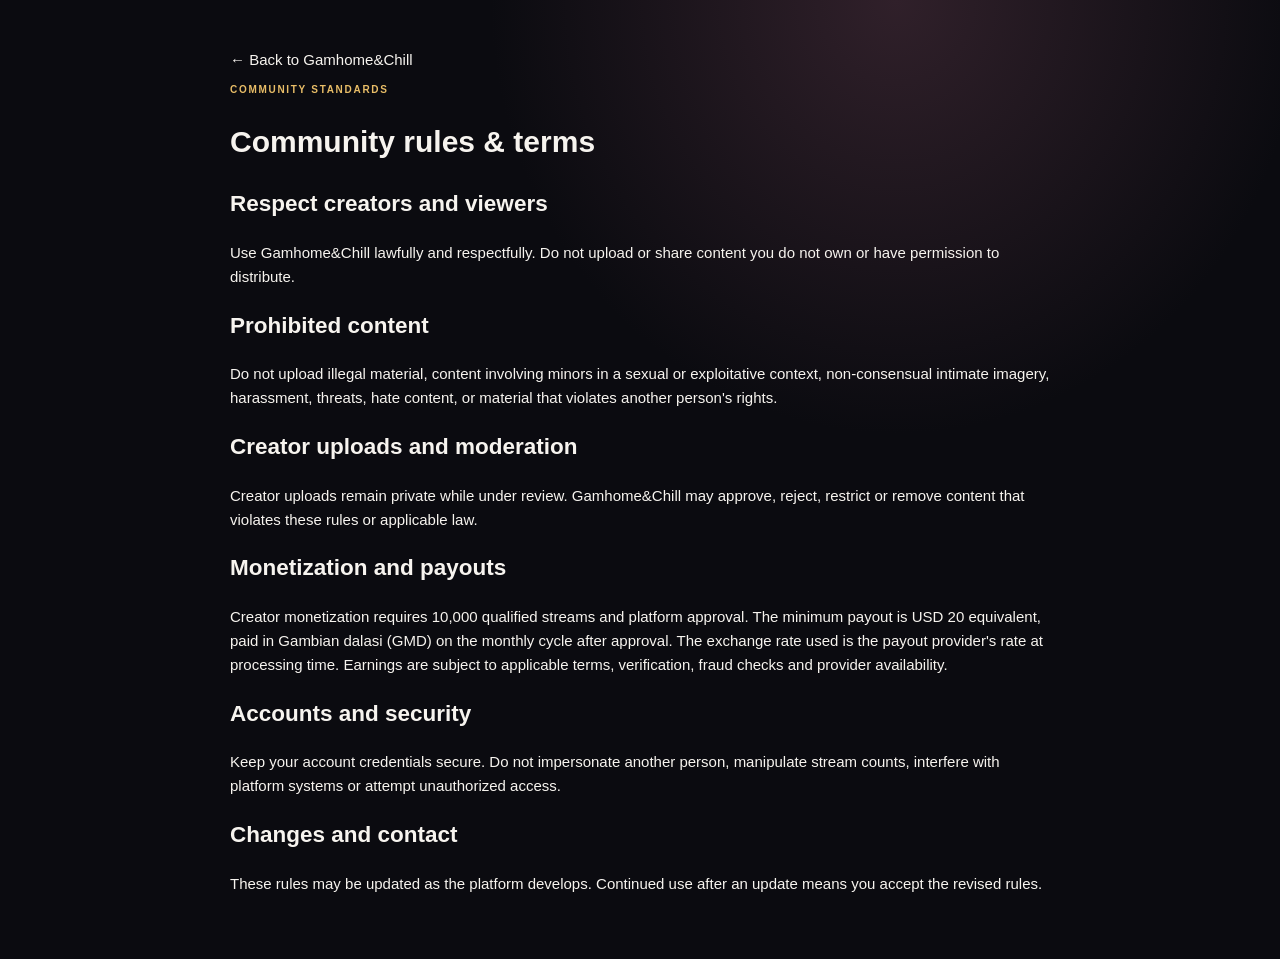
<file: legal.html>
<!doctype html>
<html lang="en"><head><meta charset="utf-8"><meta name="viewport" content="width=device-width,initial-scale=1"><title>Community Rules — Gamhome&Chill</title><link rel="stylesheet" href="styles.css"></head>
<body><main class="wrap" style="max-width:820px;padding:48px 0"><a href="index.html">← Back to Gamhome&Chill</a><p class="eyebrow">COMMUNITY STANDARDS</p><h1>Community rules & terms</h1>
<h2>Respect creators and viewers</h2><p>Use Gamhome&Chill lawfully and respectfully. Do not upload or share content you do not own or have permission to distribute.</p>
<h2>Prohibited content</h2><p>Do not upload illegal material, content involving minors in a sexual or exploitative context, non-consensual intimate imagery, harassment, threats, hate content, or material that violates another person's rights.</p>
<h2>Creator uploads and moderation</h2><p>Creator uploads remain private while under review. Gamhome&Chill may approve, reject, restrict or remove content that violates these rules or applicable law.</p>
<h2>Monetization and payouts</h2><p>Creator monetization requires 10,000 qualified streams and platform approval. The minimum payout is USD 20 equivalent, paid in Gambian dalasi (GMD) on the monthly cycle after approval. The exchange rate used is the payout provider's rate at processing time. Earnings are subject to applicable terms, verification, fraud checks and provider availability.</p>
<h2>Accounts and security</h2><p>Keep your account credentials secure. Do not impersonate another person, manipulate stream counts, interfere with platform systems or attempt unauthorized access.</p>
<h2>Changes and contact</h2><p>These rules may be updated as the platform develops. Continued use after an update means you accept the revised rules.</p>
</main></body></html>
</file>
<file: styles.css>
*{box-sizing:border-box} :root{--bg:#0b0b10;--panel:#171720;--line:#34323b;--gold:#e8bd67;--gold2:#ffe2a4;--text:#f7f4ef;--muted:#aaa6b1}html{scroll-behavior:smooth}body{margin:0;background:radial-gradient(ellipse at 70% 0%,#30202a,transparent 32%),var(--bg);color:var(--text);font:15px/1.6 "DM Sans",Arial,sans-serif}a{color:inherit;text-decoration:none}button,input,textarea,select{font:inherit}button{cursor:pointer}.hidden{display:none!important}.wrap{width:min(1160px,calc(100% - 40px));margin:auto}.topbar{height:74px;position:sticky;top:0;z-index:10;display:flex;align-items:center;justify-content:space-between;gap:22px;padding:0 max(20px,calc((100% - 1300px)/2));background:#0b0b10ed;border-bottom:1px solid #ffffff16;backdrop-filter:blur(15px)}.brand{display:flex;align-items:center;gap:9px;font:800 14px Manrope,sans-serif;letter-spacing:.04em;white-space:nowrap}.brand-icon{width:37px;height:37px;display:grid;place-items:center;border-radius:11px;background:linear-gradient(145deg,#f3cc78,#a46b32);color:#161108;font-size:17px}.brand-icon span{color:#fff}.gold{color:var(--gold)}nav{display:flex;gap:25px;color:#c6c1c9;font-size:12px}.actions{display:flex;align-items:center;gap:8px}.search{width:220px}.search input{width:100%;background:#171720;border:1px solid var(--line);border-radius:22px;padding:9px 13px;color:white;font-size:11px}.btn{border:1px solid transparent;border-radius:8px;padding:9px 14px;font-size:11px;font-weight:800}.primary{background:linear-gradient(110deg,#f1c96f,#b77c3d);color:#19130a}.outline{background:#17151a;border-color:#735d3d;color:var(--gold2)}.quiet{background:transparent;border-color:var(--line);color:var(--text)}.large{padding:13px 18px;font-size:12px}.full{width:100%}.hero{max-width:1300px;margin:auto;min-height:540px;padding:65px 35px;display:grid;grid-template-columns:1fr 1fr;align-items:center;gap:35px}.eyebrow{font-size:10px;letter-spacing:.17em;color:var(--gold);font-weight:800}.hero h1{font:800 clamp(44px,5.5vw,70px)/1.04 Manrope,sans-serif;letter-spacing:-.055em;margin:10px 0 18px}.hero h1 em,h2 em{color:var(--gold);font-style:normal}.hero-copy{max-width:580px;color:#c4bec7;font-size:14px;line-height:1.85}.hero-actions{display:flex;gap:11px;margin:24px 0;flex-wrap:wrap}.proof,.muted{font-size:10px;color:var(--muted)}.hero-art{height:365px;position:relative;display:grid;place-items:center}.poster{position:absolute;width:235px;height:325px;border-radius:12px;box-shadow:0 25px 70px #0009;display:flex;flex-direction:column;justify-content:space-between;padding:24px}.poster.back{background:linear-gradient(145deg,#346055,#1b2b31);transform:translate(-90px,12px) rotate(-9deg);font-size:9px;letter-spacing:.15em}.poster.front{background:radial-gradient(circle at 75% 20%,#c28040,transparent 30%),linear-gradient(150deg,#6d3928,#251b25 60%,#12121b);border:1px solid #d8a45c88;transform:translate(48px,-8px) rotate(6deg)}.poster.front small,.poster.front span{font-size:8px;letter-spacing:.16em;color:#ffe0a0}.poster.front strong{font:800 30px/1.05 Manrope}.poster.front b{align-self:end;background:var(--gold);color:#17120b;border-radius:50%;padding:12px}.note{position:absolute;bottom:0;left:0;background:#171720;border:1px solid #ffffff20;border-radius:9px;padding:12px 16px;font-size:10px;box-shadow:0 12px 30px #0009}.note small{color:var(--muted)}.section{padding:30px 0 75px}.section-head{display:flex;justify-content:space-between;align-items:end;margin-bottom:20px}.section-head h2,.creator-layout h2,.about h2,.dashboard h2{font:800 clamp(28px,3.4vw,40px)/1.15 Manrope;margin:0}.filters{display:flex;gap:8px;flex-wrap:wrap;margin-bottom:20px}.filter{border:1px solid var(--line);background:#171720;color:#c4c0c8;border-radius:20px;padding:8px 14px;font-size:10px}.filter.active{background:var(--gold);color:#17120a;border-color:var(--gold);font-weight:800}.video-grid{display:grid;grid-template-columns:repeat(3,1fr);gap:17px}.movie{border:1px solid #ffffff17;border-radius:11px;overflow:hidden;background:var(--panel)}.cover{width:100%;height:180px;position:relative;display:grid;place-items:center;border:0;background:radial-gradient(circle at 50% 25%,#79553d,#27212c 65%,#15151d);color:white}.cover img{width:100%;height:100%;object-fit:cover}.cover-logo{font:800 48px Manrope;color:var(--gold)}.cover-logo span{color:white}.cover i{position:absolute;inset:0;display:grid;place-items:center;background:#0006;opacity:0;font-style:normal}.cover:hover i{opacity:1}.cover small{position:absolute;top:10px;left:10px;background:#000b;color:var(--gold2);padding:4px 7px;text-transform:uppercase;font-size:8px}.movie-copy{padding:13px}.movie-copy>small{color:var(--gold);font-size:9px;text-transform:uppercase;letter-spacing:.13em}.movie h3{font:700 15px Manrope;margin:6px 0}.movie p{font-size:10px;color:var(--muted);min-height:30px}.watch{border:0;background:none;color:var(--gold2);font-size:10px;font-weight:800;padding:0}.empty{grid-column:1/-1;padding:25px;text-align:center;border:1px dashed #554735;border-radius:10px;color:var(--muted);background:var(--panel)}.creator-band{padding:65px 0;background:linear-gradient(110deg,#241b22,#171720 65%,#211b14);border-block:1px solid #ffffff17}.creator-layout{display:grid;grid-template-columns:1fr 1fr;gap:35px;align-items:center}.creator-layout p:not(.eyebrow){font-size:12px;color:#c5c0c7;line-height:1.8;max-width:540px}.creator-facts{display:grid;grid-template-columns:repeat(3,1fr);gap:9px}.creator-facts div{padding:15px 12px;border:1px solid #ffffff1b;border-radius:9px;background:#0b0b1099}.creator-facts b,.creator-facts small{display:block}.creator-facts b{color:var(--gold);font:800 18px Manrope}.creator-facts small{font-size:9px;color:var(--muted);margin-top:7px}.about{text-align:center;padding-top:70px;padding-bottom:70px}.about p:last-child{max-width:600px;margin:12px auto;color:var(--muted);font-size:12px}footer{text-align:center;padding:30px;border-top:1px solid #ffffff18;color:var(--muted);font-size:11px}.footer-brand{justify-content:center}.dashboard{padding-top:32px;padding-bottom:70px}.dash-head{display:flex;justify-content:space-between;align-items:center;margin-bottom:22px}.stats{display:grid;grid-template-columns:repeat(4,1fr);gap:11px;margin-bottom:15px}.stats article,.panel{background:var(--panel);border:1px solid #ffffff19;border-radius:10px;padding:17px}.stats small,.stats b{display:block}.stats small{color:var(--muted);font-size:9px}.stats b{font:800 23px Manrope;color:var(--gold);margin:7px 0}.dash-grid{display:grid;grid-template-columns:1fr 1fr;gap:13px}.panel h3{font:700 17px Manrope;margin:0 0 12px}.panel label{display:block;font-size:10px;color:#ded9df;margin:11px 0}.panel input,.panel textarea,.panel select{display:block;width:100%;margin-top:5px;padding:9px;border:1px solid var(--line);border-radius:6px;background:#0c0c12;color:white}.two{display:grid;grid-template-columns:1fr 1fr;gap:9px}.message{font-size:10px;color:#a9d6a4;min-height:14px}.message.bad{color:#ed917f}.line,.admin-line{display:flex;align-items:center;justify-content:space-between;gap:10px;border-bottom:1px solid #ffffff13;padding:10px 0;font-size:10px}.line small,.admin-line small{display:block;color:var(--muted);font-size:9px}.line b{color:var(--gold2)}.admin-line{flex-wrap:wrap}.small{padding:6px 9px}.modal{position:fixed;inset:0;z-index:30;background:#000d;display:grid;place-items:center;padding:16px}.modal-box,.player-box{position:relative;width:min(100%,450px);padding:25px;background:#181820;border:1px solid #79603c;border-radius:12px}.modal-box h2{font:800 26px Manrope}.close{position:absolute;right:12px;top:7px;background:none;border:0;color:white;font-size:27px}.modal-box label{display:block;margin:12px 0;font-size:11px}.modal-box input{display:block;width:100%;padding:10px;margin-top:5px;background:#0d0d12;border:1px solid var(--line);border-radius:6px;color:white}.tabs{display:flex;gap:8px;margin:14px 0}.tabs button{flex:1;padding:9px;background:#0d0d12;color:var(--muted);border:1px solid var(--line);border-radius:6px;font-size:10px}.tabs button.active{border-color:var(--gold);color:var(--gold2)}.player-box{width:min(100%,900px)}.player-box video{width:100%;max-height:70vh;background:black}.toast{position:fixed;bottom:20px;left:50%;transform:translateX(-50%);background:#1b1b24;border:1px solid var(--gold);padding:10px 16px;border-radius:8px;color:var(--gold2);font-size:11px;opacity:0;pointer-events:none;z-index:50}.toast.show{opacity:1}@media(max-width:900px){nav{display:none}.hero{grid-template-columns:1fr 1fr;padding-inline:25px}.video-grid{grid-template-columns:repeat(2,1fr)}.creator-layout{grid-template-columns:1fr}.stats{grid-template-columns:repeat(2,1fr)}}@media(max-width:620px){.topbar{height:auto;min-height:65px;padding:10px 12px}.brand{font-size:11px}.brand-icon{width:32px;height:32px}.actions{gap:5px}.actions .btn{font-size:9px;padding:8px}.search{display:none}.hero{display:block;padding:45px 20px 35px}.hero h1{font-size:45px}.hero-art{height:325px;margin-top:25px}.wrap{width:calc(100% - 28px)}.section-head{display:block}.section-head .muted{display:block;margin-top:7px}.video-grid{grid-template-columns:1fr}.cover{height:210px}.creator-facts{grid-template-columns:1fr}.dash-grid{grid-template-columns:1fr}.stats{grid-template-columns:1fr 1fr}.stats article{padding:12px}.stats b{font-size:19px}.dash-head{align-items:flex-start;gap:8px}.two{grid-template-columns:1fr}}

.monetization-card{margin:0 0 14px}.progress-track{height:10px;border-radius:99px;background:#0b0b10;border:1px solid #39333a;overflow:hidden;margin:14px 0}.progress-track span{display:block;width:0;height:100%;background:linear-gradient(90deg,#b77c3d,#ffe2a4);transition:width .25s}.monetization-card .muted{margin:8px 0 14px;line-height:1.7}.admin-monetization{margin-top:24px;padding-top:18px;border-top:1px solid #ffffff20}

.google{display:flex;align-items:center;justify-content:center;gap:11px;background:#fff;color:#202124;border:1px solid #dadce0;padding:11px 14px;font-size:12px;font-weight:700}.google:hover{background:#f7f8fa}.google:disabled{opacity:.65;cursor:wait}.google-mark{font:bold 19px Arial,sans-serif;color:#4285f4}.auth-divider{display:flex;align-items:center;gap:12px;margin:15px 0;color:var(--muted);font-size:9px;letter-spacing:.12em}.auth-divider:before,.auth-divider:after{content:"";height:1px;background:var(--line);flex:1}

.movie-copy>.view-count{display:block;color:var(--muted);font-size:10px;letter-spacing:0;text-transform:none;margin-top:2px}

/* Keep both overlapping book covers fully visible on phones. */
@media(max-width:620px){.hero-art{overflow:visible}.poster{width:190px;height:270px;padding:18px}.poster.back{transform:translate(-58px,10px) rotate(-9deg)}.poster.front{transform:translate(32px,-6px) rotate(6deg)}.poster.front strong{font-size:25px}}

/* Creator video upload guidance */
.video-upload-guide{margin:12px 0;padding:14px;border:1px solid var(--line);border-radius:10px;background:#ffffff06;font-size:12px;line-height:1.55}.video-upload-guide>b{color:var(--gold2);font-size:13px}.video-upload-guide ol{margin:8px 0;padding-left:20px}.video-upload-guide li{margin:4px 0}.video-upload-guide p{margin:8px 0}.video-upload-guide a{color:var(--gold2);text-decoration:underline}.video-upload-guide small{display:block;color:var(--muted)}.video-format-notice{font-size:12px;margin:8px 0;padding:9px 11px;border-radius:8px}.video-format-notice:empty{display:none}.video-format-notice.warn{background:#9b641d22;color:#ffd18a;border:1px solid #9b641d66}.video-format-notice.good{background:#247a4822;color:#9be0b2;border:1px solid #247a4866}

/* Search-friendly movie detail links */
.movie-copy h3 .movie-link{color:inherit;text-decoration:none}.movie-copy h3 .movie-link:hover{color:var(--gold,#e8bd67);text-decoration:underline;text-underline-offset:4px}
/* Prevent iOS Safari from zooming the whole page when creator form fields are focused. */
@media(max-width:620px){input,textarea,select{font-size:16px}}


/* Keep video titles and view counts visible below thumbnails on every screen. */
.movie{display:flex;flex-direction:column;min-width:0;overflow:hidden}
.movie>.cover{flex:0 0 auto;width:100%;height:auto;aspect-ratio:16/9;min-height:0;overflow:hidden}
.movie>.cover img{display:block;width:100%;height:100%;object-fit:cover}
.movie>.movie-copy{display:block;position:relative;flex:1 0 auto;min-width:0;padding:13px 13px 15px;overflow:visible;background:var(--panel)}
.movie-copy h3,.movie-copy p{overflow-wrap:anywhere}
.movie-copy>.view-count{display:block!important;position:static!important;visibility:visible!important;opacity:1!important;margin:7px 0 0!important;line-height:1.4;min-height:1em;color:var(--muted);font-size:11px}
@media(max-width:620px){.movie>.cover{height:auto;aspect-ratio:16/9}.movie-copy>.view-count{font-size:11px}}
</file>
